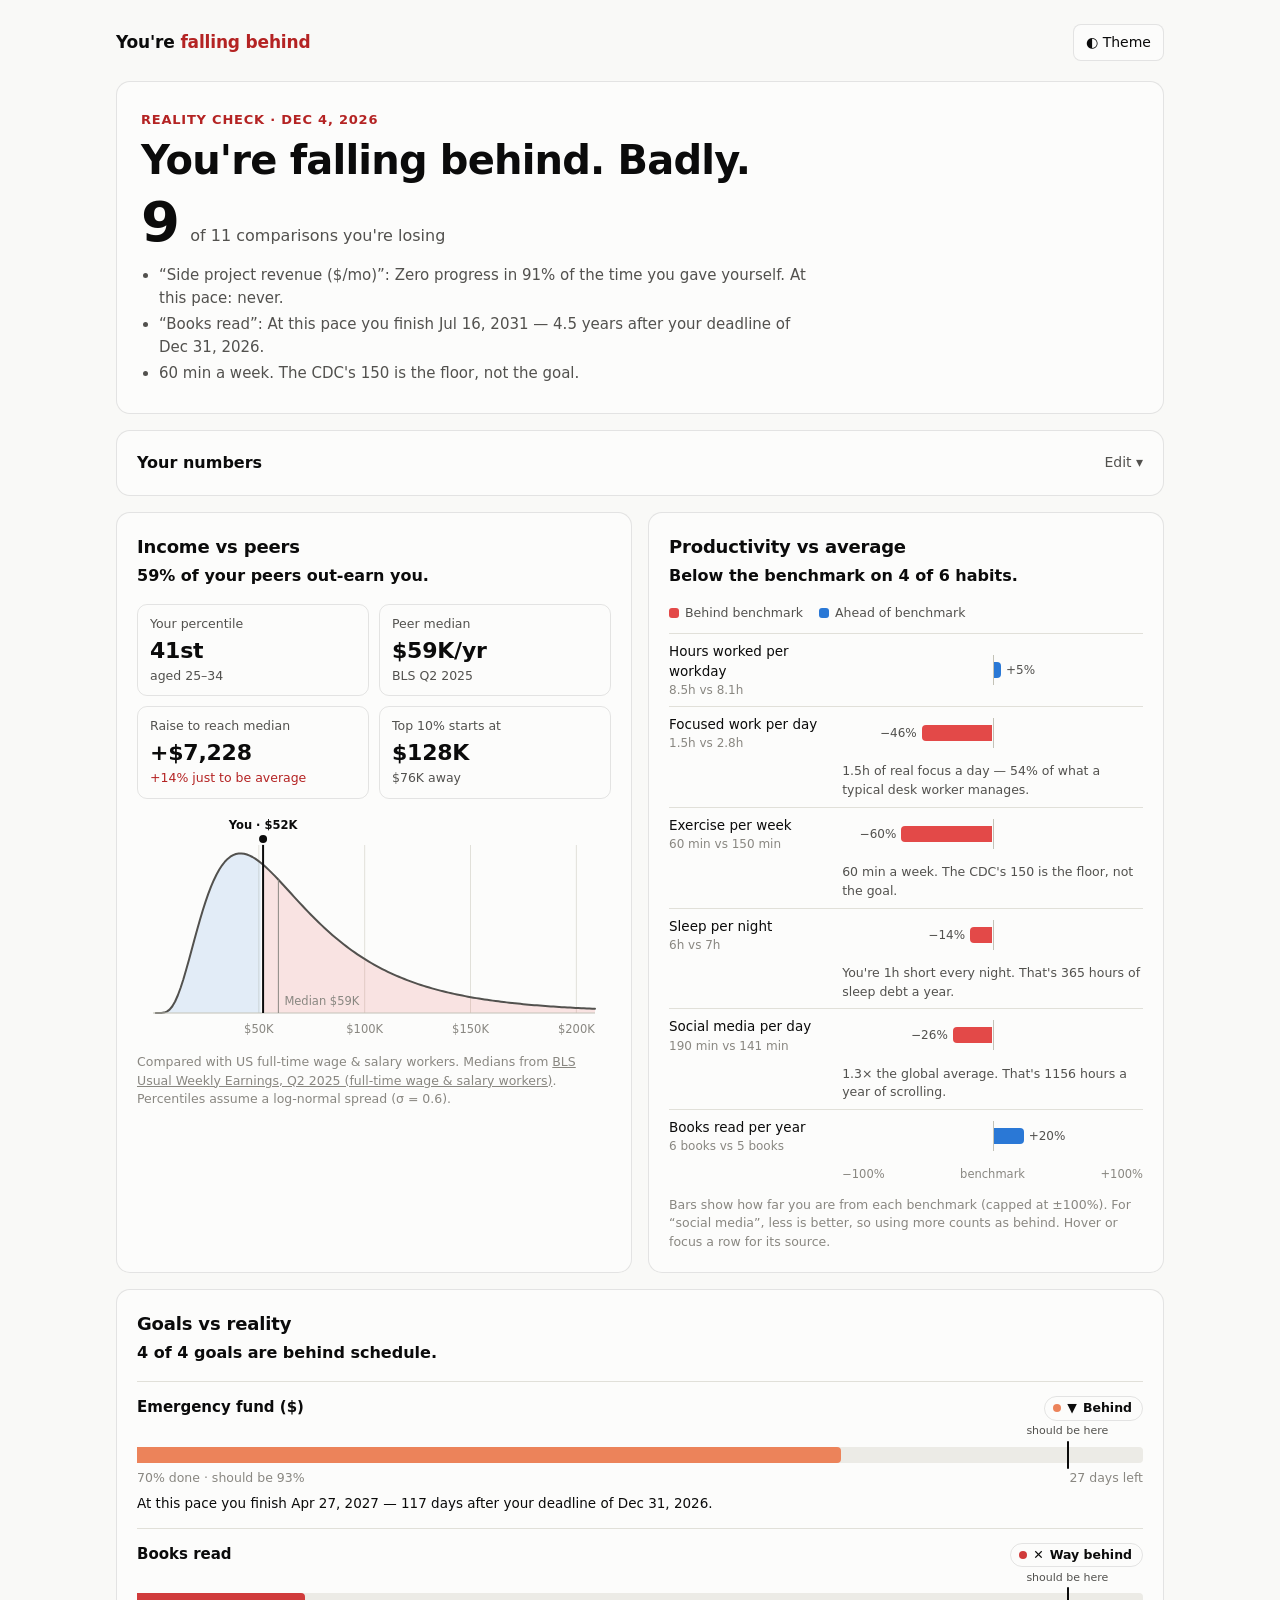
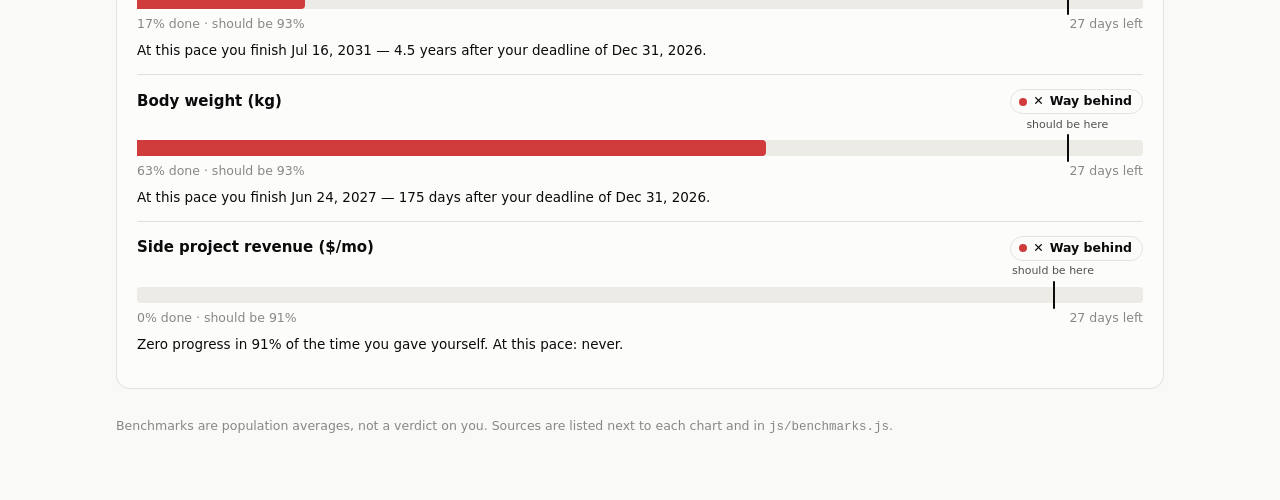
<file: index.html>
<!doctype html>
<html lang="en">
<head>
  <meta charset="utf-8">
  <meta name="viewport" content="width=device-width, initial-scale=1">
  <title>Falling Behind</title>
  <meta name="description" content="A blunt dashboard comparing your income, habits and goals against real benchmarks.">
  <link rel="stylesheet" href="css/styles.css">
</head>
<body>
  <div class="wrap">
    <header class="top">
      <div class="brand">You're <span>falling behind</span></div>
      <div class="top-actions">
        <button type="button" id="theme" aria-label="Toggle dark mode">◐ Theme</button>
      </div>
    </header>

    <section class="card hero" id="hero" aria-live="polite"></section>

    <details class="card setup" id="setup">
      <summary>Your numbers</summary>
      <form id="setup-form" autocomplete="off">
        <fieldset>
          <legend>Profile</legend>
          <div class="fields">
            <label class="f">Age<input type="number" id="f-age" min="16" max="100" step="1"></label>
            <label class="f">Annual income, pre-tax (USD)<input type="number" id="f-income" min="0" step="1000"></label>
          </div>
        </fieldset>
        <fieldset>
          <legend>Habits</legend>
          <div class="fields" id="habit-fields"></div>
        </fieldset>
        <fieldset>
          <legend>Goals</legend>
          <div id="goal-fields"></div>
          <div class="form-actions">
            <button type="button" id="add-goal">+ Add goal</button>
            <button type="button" id="load-sample" class="ghost">Load sample data</button>
            <button type="button" id="clear-all" class="ghost">Clear everything</button>
          </div>
        </fieldset>
        <p class="note">Everything you type stays in this browser. Nothing is sent anywhere.</p>
      </form>
    </details>

    <div class="grid two">
      <section class="card" aria-labelledby="income-h">
        <div class="section-head"><h2 id="income-h">Income vs peers</h2></div>
        <div id="income-body"></div>
      </section>

      <section class="card" aria-labelledby="habits-h">
        <div class="section-head"><h2 id="habits-h">Productivity vs average</h2></div>
        <div id="habits-body"></div>
      </section>
    </div>

    <section class="card" aria-labelledby="goals-h" style="margin-top:16px">
      <div class="section-head"><h2 id="goals-h">Goals vs reality</h2></div>
      <div id="goals-body"></div>
    </section>

    <footer>
      Benchmarks are population averages, not a verdict on you. Sources are listed next to each chart and in <code>js/benchmarks.js</code>.
    </footer>
  </div>

  <script src="js/benchmarks.js"></script>
  <script src="js/stats.js"></script>
  <script src="js/charts.js"></script>
  <script src="js/app.js"></script>
</body>
</html>
</file>
<file: css/styles.css>
:root {
  color-scheme: light;
  --page: #f9f9f7;
  --surface: #fcfcfb;
  --ink: #0b0b0b;
  --ink-2: #52514e;
  --muted: #898781;
  --grid: #e1e0d9;
  --axis: #c3c2b7;
  --border: rgba(11, 11, 11, 0.10);
  --ahead: #2a78d6;
  --ahead-wash: rgba(42, 120, 214, 0.10);
  --behind: #e34948;
  --good: #0ca30c;
  --warning: #fab219;
  --serious: #ec835a;
  --critical: #d03b3b;
  --critical-text: #b42323;
  --good-text: #006300;
  --track: #ecebe6;
  --field: #ffffff;
}

@media (prefers-color-scheme: dark) {
  :root:not([data-theme="light"]) {
    color-scheme: dark;
    --page: #0d0d0d;
    --surface: #1a1a19;
    --ink: #ffffff;
    --ink-2: #c3c2b7;
    --muted: #898781;
    --grid: #2c2c2a;
    --axis: #383835;
    --border: rgba(255, 255, 255, 0.10);
    --ahead: #3987e5;
    --ahead-wash: rgba(57, 135, 229, 0.14);
    --behind: #e66767;
    --critical-text: #f08080;
    --good-text: #0ca30c;
    --track: #2c2c2a;
    --field: #232322;
  }
}
:root[data-theme="dark"] {
  color-scheme: dark;
  --page: #0d0d0d;
  --surface: #1a1a19;
  --ink: #ffffff;
  --ink-2: #c3c2b7;
  --muted: #898781;
  --grid: #2c2c2a;
  --axis: #383835;
  --border: rgba(255, 255, 255, 0.10);
  --ahead: #3987e5;
  --ahead-wash: rgba(57, 135, 229, 0.14);
  --behind: #e66767;
  --critical-text: #f08080;
  --good-text: #0ca30c;
  --track: #2c2c2a;
  --field: #232322;
}

* { box-sizing: border-box; }

body {
  margin: 0;
  background: var(--page);
  color: var(--ink);
  font: 15px/1.5 system-ui, -apple-system, "Segoe UI", sans-serif;
}

.wrap { max-width: 1080px; margin: 0 auto; padding: 24px 16px 64px; }

header.top {
  display: flex; justify-content: space-between; align-items: center; gap: 12px;
  margin-bottom: 20px;
}
.brand { font-weight: 700; letter-spacing: -0.01em; font-size: 17px; }
.brand span { color: var(--critical-text); }
.top-actions { display: flex; gap: 8px; flex-wrap: wrap; }

button, .btn {
  font: inherit; font-size: 14px; cursor: pointer;
  border: 1px solid var(--border); background: var(--surface); color: var(--ink);
  border-radius: 8px; padding: 7px 12px;
}
button:hover { background: var(--track); }
button.primary { background: var(--ink); color: var(--page); border-color: var(--ink); }
button.primary:hover { opacity: 0.88; }
button.ghost { background: transparent; }
button:focus-visible, input:focus-visible, [tabindex]:focus-visible {
  outline: 2px solid var(--ahead); outline-offset: 2px;
}

.card {
  background: var(--surface); border: 1px solid var(--border);
  border-radius: 14px; padding: 20px;
}

/* Hero */
.hero { padding: 28px 24px; margin-bottom: 16px; }
.hero .kicker { color: var(--critical-text); font-weight: 700; font-size: 13px; text-transform: uppercase; letter-spacing: 0.06em; }
.hero h1 { font-size: clamp(26px, 5vw, 40px); line-height: 1.12; margin: 8px 0 12px; letter-spacing: -0.02em; }
.hero-figure { display: flex; align-items: baseline; gap: 12px; flex-wrap: wrap; }
.hero-figure .num { font-size: 56px; font-weight: 700; line-height: 1; letter-spacing: -0.03em; }
.hero-figure .of { color: var(--ink-2); font-size: 16px; }
.hero .sub { color: var(--ink-2); margin: 14px 0 0; padding-left: 18px; max-width: 70ch; }
.hero .sub li + li { margin-top: 4px; }

.grid { display: grid; gap: 16px; grid-template-columns: 1fr; }
@media (min-width: 900px) { .grid.two { grid-template-columns: 1fr 1fr; } }

.section-head { display: flex; justify-content: space-between; align-items: baseline; gap: 12px; flex-wrap: wrap; margin-bottom: 4px; }
.section-head h2 { margin: 0; font-size: 18px; letter-spacing: -0.01em; }
.verdict { margin: 4px 0 16px; font-weight: 600; font-size: 16px; }
.note { color: var(--muted); font-size: 12.5px; margin: 12px 0 0; }
.note a { color: inherit; }

/* Stat tiles */
.tiles { display: grid; grid-template-columns: repeat(2, 1fr); gap: 10px; margin: 0 0 12px; }
.tile { border: 1px solid var(--border); border-radius: 10px; padding: 10px 12px; }
.tile .label { color: var(--ink-2); font-size: 12.5px; }
.tile .value { font-size: 22px; font-weight: 650; letter-spacing: -0.01em; }
.tile .delta { font-size: 12.5px; color: var(--ink-2); }
.tile .delta.bad { color: var(--critical-text); }
.tile .delta.good { color: var(--good-text); }

/* Density chart */
.chart { width: 100%; position: relative; }
.chart svg { display: block; width: 100%; overflow: visible; }
.chart text { font-size: 11.5px; fill: var(--muted); font-variant-numeric: tabular-nums; }
.chart .lbl-strong { fill: var(--ink); font-weight: 600; font-variant-numeric: normal; }
.chart .gridline { stroke: var(--grid); stroke-width: 1; }
.chart .baseline { stroke: var(--axis); stroke-width: 1; }

/* Diverging habit bars */
.div-legend { display: flex; gap: 16px; font-size: 12.5px; color: var(--ink-2); margin-bottom: 10px; flex-wrap: wrap; }
.key { display: inline-flex; align-items: center; gap: 6px; }
.swatch { width: 10px; height: 10px; border-radius: 3px; display: inline-block; }
.habit-row { display: grid; grid-template-columns: minmax(120px, 34%) 1fr; gap: 12px; align-items: center; padding: 7px 0; border-top: 1px solid var(--grid); }
.habit-row:first-of-type { border-top: 0; }
.habit-label { font-size: 13.5px; }
.habit-label .vals { display: block; color: var(--muted); font-size: 12px; font-variant-numeric: tabular-nums; }
.div-track { position: relative; height: 22px; }
.div-track::before { content: ""; position: absolute; left: 50%; top: -4px; bottom: -4px; width: 1px; background: var(--axis); }
.div-bar { position: absolute; top: 3px; height: 16px; }
.div-bar.ahead { left: calc(50% + 1px); background: var(--ahead); border-radius: 0 4px 4px 0; }
.div-bar.behind { right: calc(50% + 1px); background: var(--behind); border-radius: 4px 0 0 4px; }
.div-val { position: absolute; top: 2px; font-size: 12px; color: var(--ink-2); white-space: nowrap; font-variant-numeric: tabular-nums; }
.div-scale { display: grid; grid-template-columns: minmax(120px, 34%) 1fr; gap: 12px; font-size: 11.5px; color: var(--muted); margin-top: 4px; }
.div-scale .ticks { display: flex; justify-content: space-between; }
.roast { font-size: 12.5px; color: var(--ink-2); grid-column: 2; margin-top: -2px; }

/* Goals */
.goal { padding: 14px 0; border-top: 1px solid var(--grid); }
.goal:first-child { border-top: 0; padding-top: 4px; }
.goal-head { display: flex; justify-content: space-between; gap: 12px; align-items: baseline; flex-wrap: wrap; }
.goal-name { font-weight: 600; }
.pill { display: inline-flex; align-items: center; gap: 6px; font-size: 12.5px; font-weight: 600; border: 1px solid var(--border); border-radius: 999px; padding: 2px 10px 2px 8px; color: var(--ink); }
.pill .dot { width: 8px; height: 8px; border-radius: 50%; }
.meter { position: relative; height: 16px; margin: 26px 0 6px; background: var(--track); border-radius: 4px; }
.meter .fill { position: absolute; left: 0; top: 0; bottom: 0; border-radius: 0 4px 4px 0; }
.meter .fill.full { border-radius: 4px; }
.meter .expected { position: absolute; top: -6px; bottom: -6px; width: 2px; background: var(--ink); border-radius: 1px; }
.meter .expected span { position: absolute; bottom: 100%; transform: translateX(-50%); font-size: 11px; color: var(--ink-2); white-space: nowrap; margin-bottom: 1px; }
.goal-meta { display: flex; justify-content: space-between; gap: 12px; font-size: 12.5px; color: var(--muted); font-variant-numeric: tabular-nums; flex-wrap: wrap; }
.goal-roast { margin: 6px 0 0; font-size: 13.5px; }

.empty { color: var(--muted); padding: 12px 0; }

/* Tooltip */
.tip {
  position: fixed; z-index: 10; pointer-events: none; max-width: 260px;
  background: var(--ink); color: var(--page); font-size: 12.5px; line-height: 1.4;
  padding: 7px 10px; border-radius: 8px; opacity: 0; transition: opacity 0.1s;
}
.tip.on { opacity: 1; }

/* Setup form */
details.setup { margin-bottom: 16px; }
details.setup > summary { cursor: pointer; font-weight: 650; font-size: 16px; list-style: none; display: flex; justify-content: space-between; align-items: center; }
details.setup > summary::-webkit-details-marker { display: none; }
details.setup > summary::after { content: "Edit ▾"; color: var(--ink-2); font-weight: 500; font-size: 14px; }
details.setup[open] > summary::after { content: "Close ▴"; }
fieldset { border: 0; padding: 0; margin: 18px 0 0; }
legend { font-weight: 650; font-size: 14px; margin-bottom: 8px; padding: 0; }
.fields { display: grid; grid-template-columns: repeat(auto-fill, minmax(190px, 1fr)); gap: 10px 14px; }
label.f { display: flex; flex-direction: column; gap: 4px; font-size: 13px; color: var(--ink-2); }
input {
  font: inherit; font-size: 14px; color: var(--ink); background: var(--field);
  border: 1px solid var(--border); border-radius: 8px; padding: 7px 9px; width: 100%; min-width: 0;
}
.goal-edit { display: grid; grid-template-columns: 2fr repeat(3, 1fr) repeat(2, 1.3fr) auto; gap: 8px; align-items: end; padding: 10px 0; border-top: 1px solid var(--grid); }
.goal-edit:first-child { border-top: 0; }
@media (max-width: 760px) {
  .goal-edit { grid-template-columns: 1fr 1fr; }
  .goal-edit label.f:first-child { grid-column: 1 / -1; }
}
.form-actions { display: flex; gap: 8px; margin-top: 16px; flex-wrap: wrap; }

footer { color: var(--muted); font-size: 12.5px; margin-top: 28px; }
footer a { color: inherit; }

.sr-only { position: absolute; width: 1px; height: 1px; overflow: hidden; clip: rect(0 0 0 0); white-space: nowrap; }
</file>
